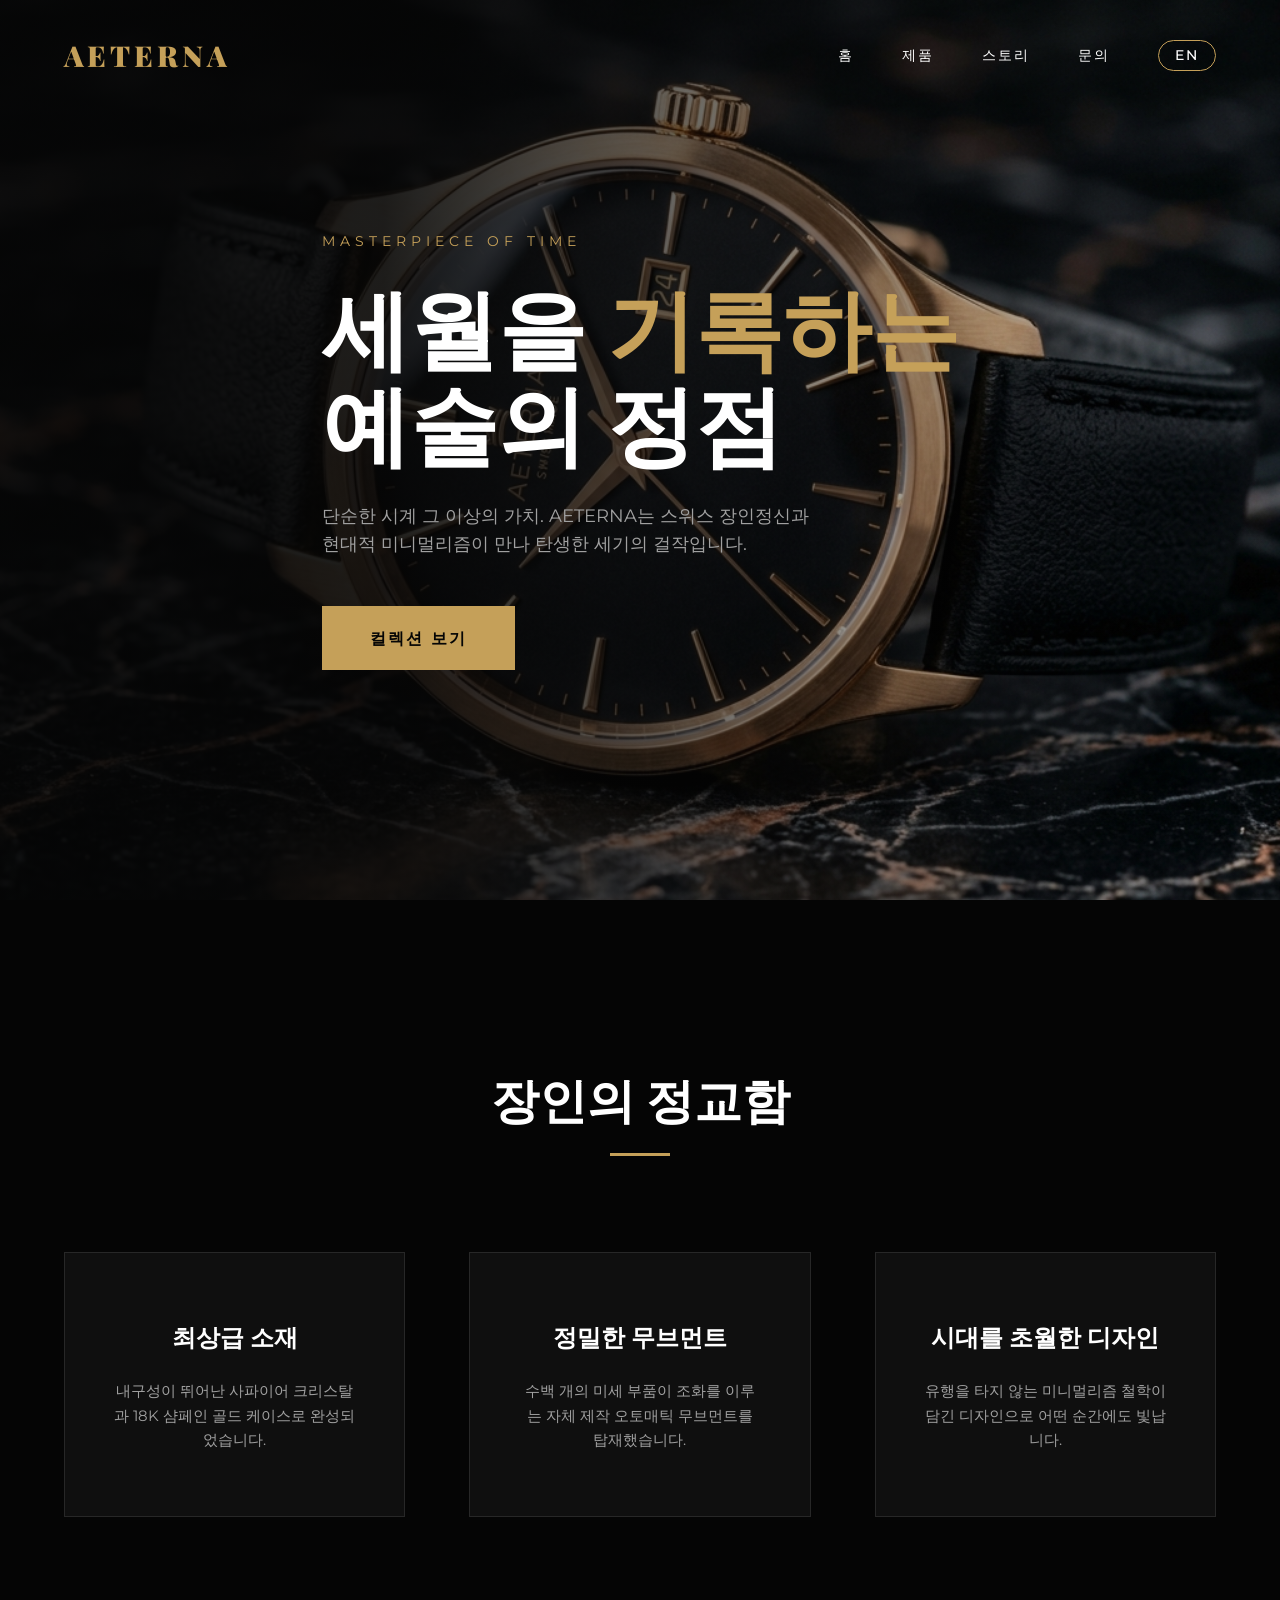
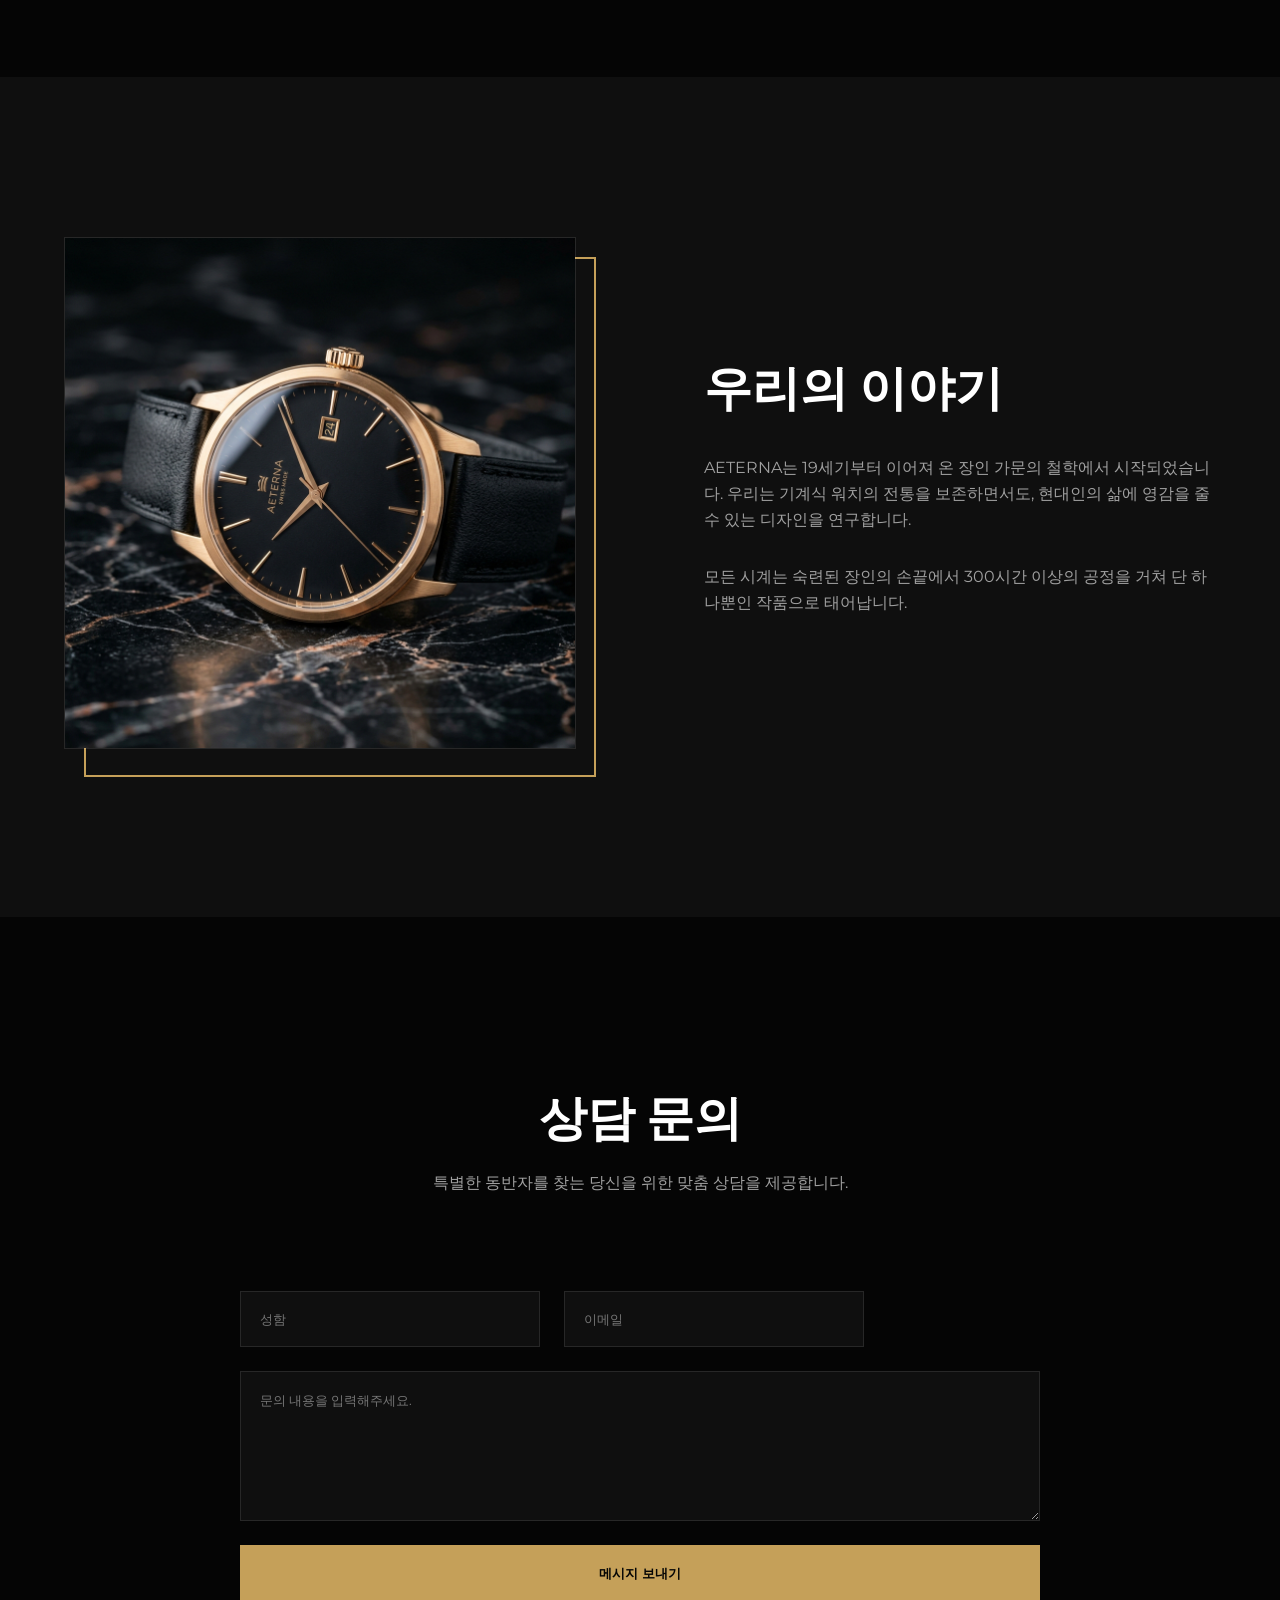
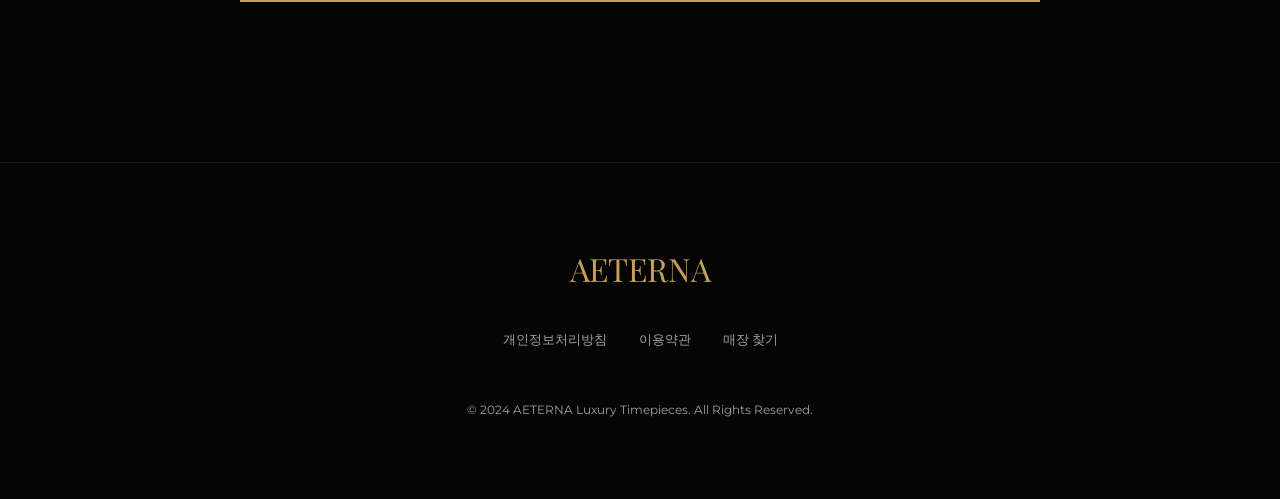
<file: index.html>
<!DOCTYPE html>
<html lang="ko">
<head>
    <meta charset="UTF-8">
    <meta name="viewport" content="width=device-width, initial-scale=1.0">
    <title>AETERNA | 세월을 초월한 완벽함</title>
    <meta name="description" content="AETERNA - 최고급 기계식 워치의 정점. 시대를 초월하는 디자인과 장인정신을 경험하세요.">
    
    <!-- Fonts -->
    <link rel="preconnect" href="https://fonts.googleapis.com">
    <link rel="preconnect" href="https://fonts.gstatic.com" crossorigin>
    <link href="https://fonts.googleapis.com/css2?family=Montserrat:wght@300;400;500;700&family=Playfair+Display:wght@700;900&display=swap" rel="stylesheet">
    
    <link rel="stylesheet" href="style.css">
</head>
<body>
    <header>
        <div class="container">
            <nav>
                <a href="#" class="logo">AETERNA</a>
                <ul class="nav-links">
                    <li><a href="#hero">홈</a></li>
                    <li><a href="#features">제품</a></li>
                    <li><a href="#story">스토리</a></li>
                    <li><a href="#contact">문의</a></li>
                    <li><a href="en.html" class="lang-switch">EN</a></li>
                </ul>
                <div class="mobile-toggle">☰</div>
            </nav>
        </div>
    </header>

    <main>
        <!-- Hero Section -->
        <section id="hero" class="hero">
            <div class="hero-overlay"></div>
            <div class="container">
                <div class="hero-content">
                    <span class="hero-tagline">MASTERPIECE OF TIME</span>
                    <h1>세월을 <span>기록하는</span><br>예술의 정점</h1>
                    <p class="hero-desc">단순한 시계 그 이상의 가치. AETERNA는 스위스 장인정신과 현대적 미니멀리즘이 만나 탄생한 세기의 걸작입니다.</p>
                    <a href="#features" class="hero-btn">컬렉션 보기</a>
                </div>
            </div>
        </section>

        <!-- Features Section -->
        <section id="features" class="section">
            <div class="container">
                <div class="section-header">
                    <h2>장인의 정교함</h2>
                    <div class="gold-divider"></div>
                </div>
                <div class="features-grid">
                    <div class="feature-card">
                        <h3>최상급 소재</h3>
                        <p>내구성이 뛰어난 사파이어 크리스탈과 18K 샴페인 골드 케이스로 완성되었습니다.</p>
                    </div>
                    <div class="feature-card">
                        <h3>정밀한 무브먼트</h3>
                        <p>수백 개의 미세 부품이 조화를 이루는 자체 제작 오토매틱 무브먼트를 탑재했습니다.</p>
                    </div>
                    <div class="feature-card">
                        <h3>시대를 초월한 디자인</h3>
                        <p>유행을 타지 않는 미니멀리즘 철학이 담긴 디자인으로 어떤 순간에도 빛납니다.</p>
                    </div>
                </div>
            </div>
        </section>

        <!-- Story Section -->
        <section id="story" class="section" style="background: var(--bg-dark);">
            <div class="container">
                <div class="story-grid">
                    <div class="story-img">
                        <img src="assets/hero.png" alt="Aeterna Story">
                    </div>
                    <div class="story-content">
                        <h2>우리의 이야기</h2>
                        <p>AETERNA는 19세기부터 이어져 온 장인 가문의 철학에서 시작되었습니다. 우리는 기계식 워치의 전통을 보존하면서도, 현대인의 삶에 영감을 줄 수 있는 디자인을 연구합니다.</p>
                        <p>모든 시계는 숙련된 장인의 손끝에서 300시간 이상의 공정을 거쳐 단 하나뿐인 작품으로 태어납니다.</p>
                    </div>
                </div>
            </div>
        </section>

        <!-- Contact Section -->
        <section id="contact" class="section">
            <div class="container">
                <div class="contact-container">
                    <div class="section-header">
                        <h2>상담 문의</h2>
                        <p style="color: var(--text-gray); margin-top: 1rem;">특별한 동반자를 찾는 당신을 위한 맞춤 상담을 제공합니다.</p>
                    </div>
                    <form class="contact-form">
                        <div class="form-group">
                            <input type="text" placeholder="성함" required>
                            <input type="email" placeholder="이메일" required>
                        </div>
                        <textarea placeholder="문의 내용을 입력해주세요." required></textarea>
                        <button type="submit" class="submit-btn">메시지 보내기</button>
                    </form>
                </div>
            </div>
        </section>
    </main>

    <footer>
        <div class="container">
            <span class="footer-logo">AETERNA</span>
            <ul class="footer-links">
                <li><a href="#">개인정보처리방침</a></li>
                <li><a href="#">이용약관</a></li>
                <li><a href="#">매장 찾기</a></li>
            </ul>
            <p class="copyright">&copy; 2024 AETERNA Luxury Timepieces. All Rights Reserved.</p>
        </div>
    </footer>

    <script src="script.js"></script>
</body>
</html>
</file>
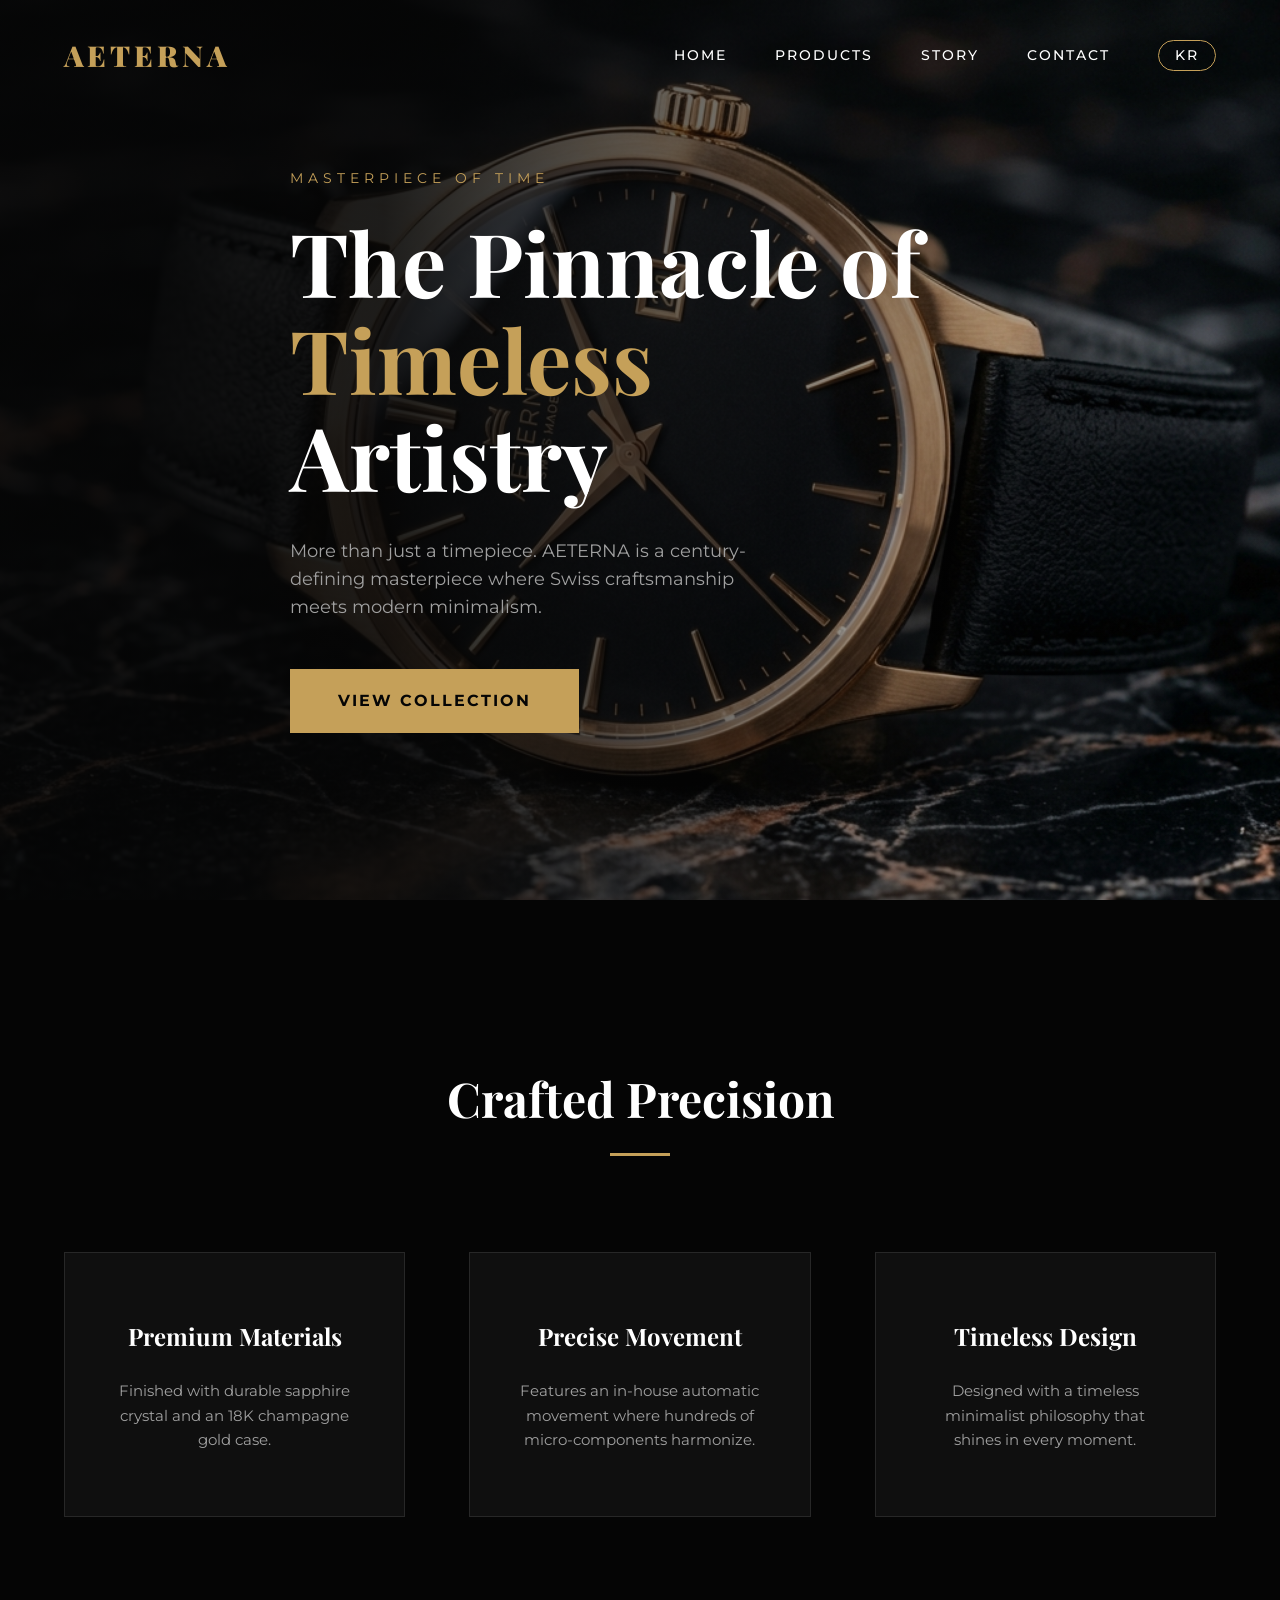
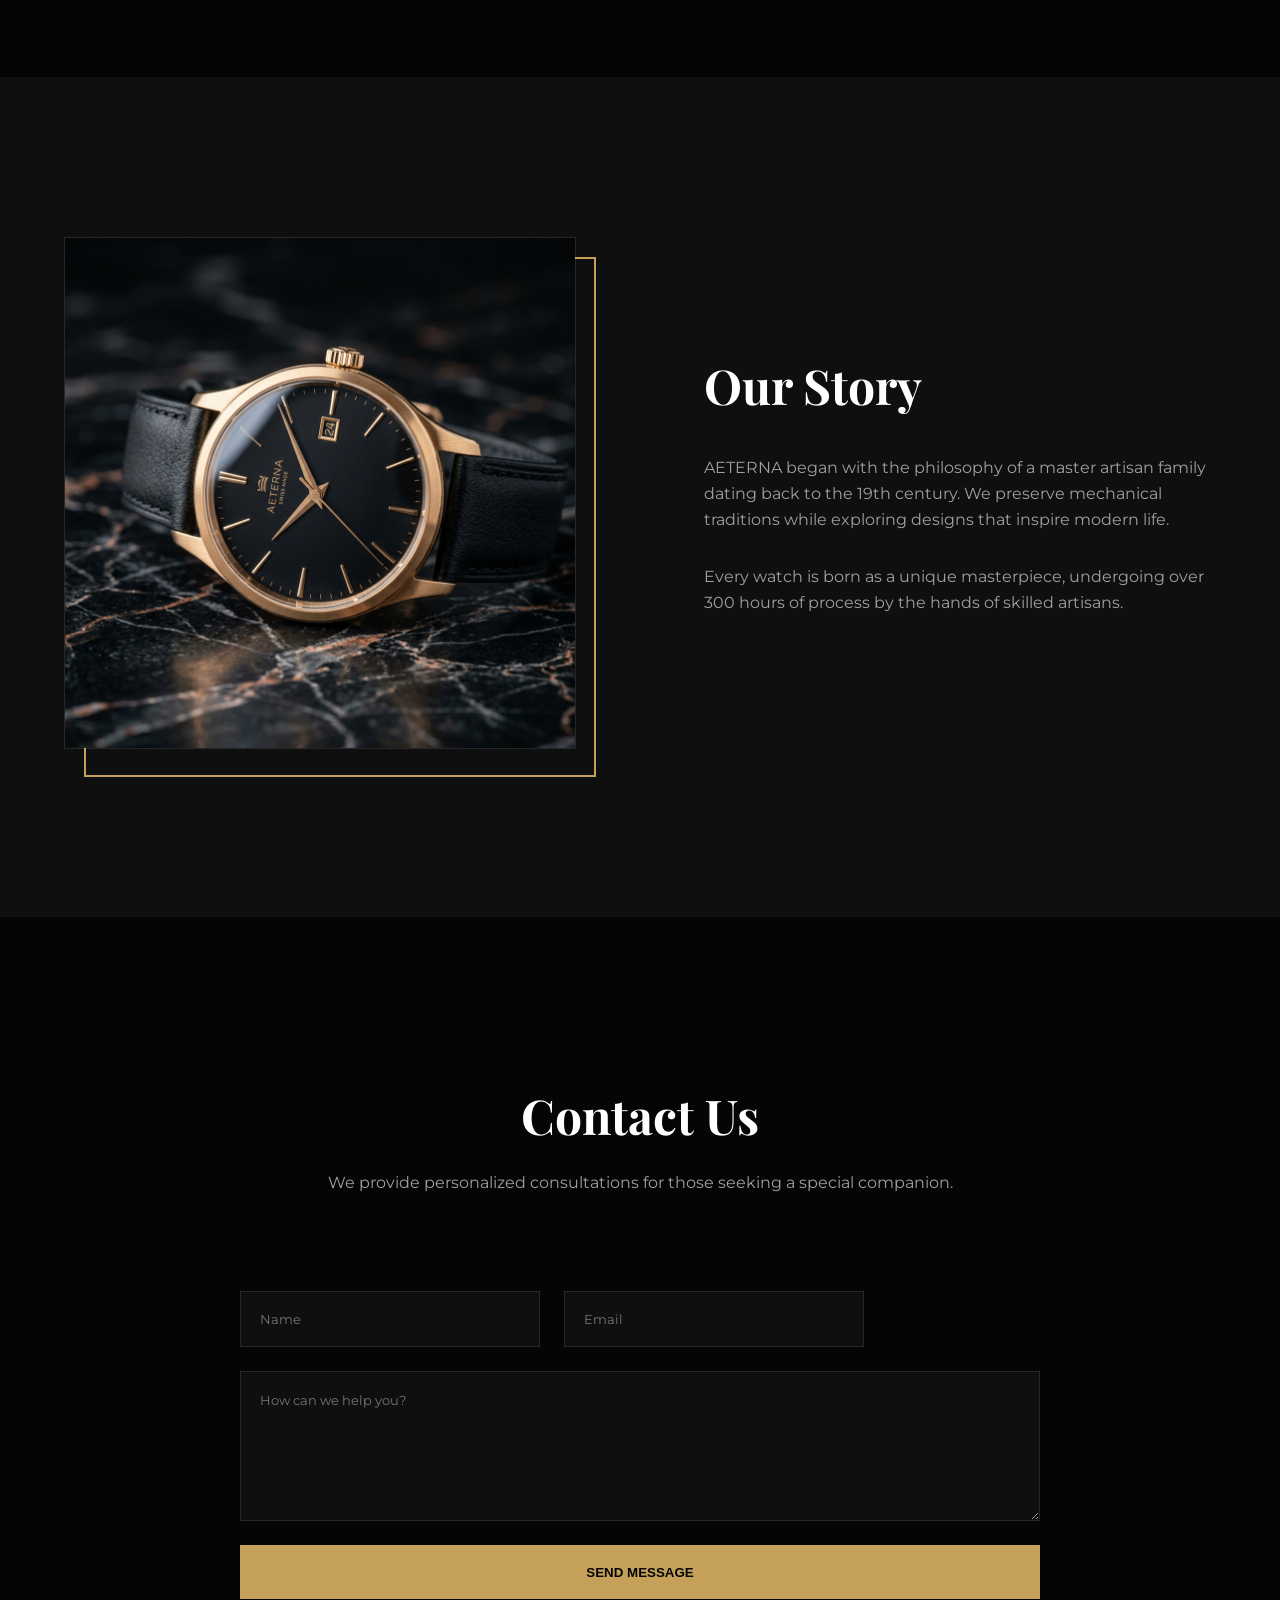
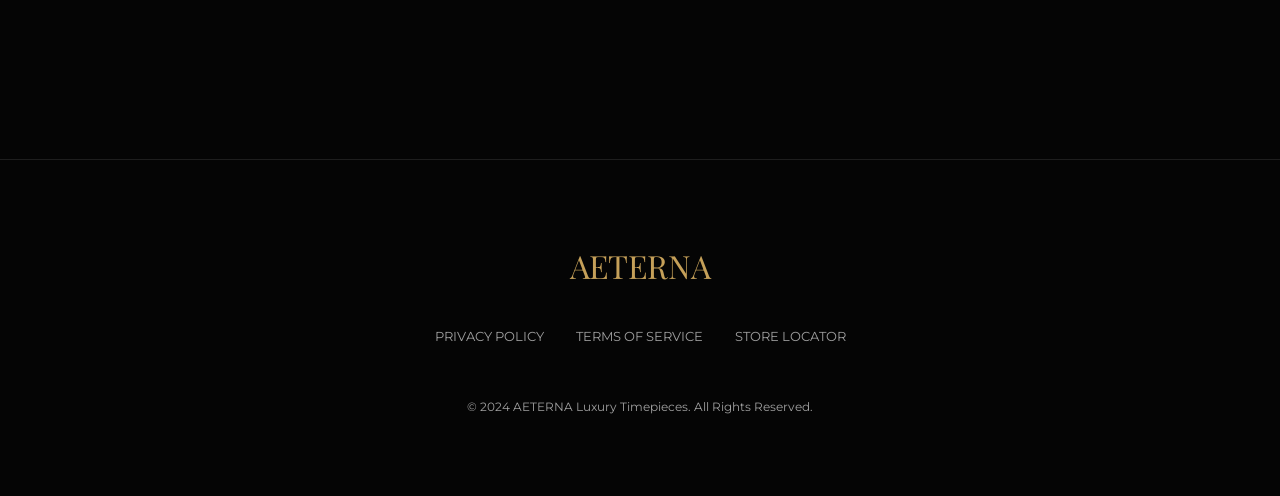
<file: en.html>
<!DOCTYPE html>
<html lang="en">
<head>
    <meta charset="UTF-8">
    <meta name="viewport" content="width=device-width, initial-scale=1.0">
    <title>AETERNA | Timeless Perfection</title>
    <meta name="description" content="AETERNA - The pinnacle of luxury mechanical watches. Experience timeless design and unparalleled craftsmanship.">
    
    <!-- Fonts -->
    <link rel="preconnect" href="https://fonts.googleapis.com">
    <link rel="preconnect" href="https://fonts.gstatic.com" crossorigin>
    <link href="https://fonts.googleapis.com/css2?family=Montserrat:wght@300;400;500;700&family=Playfair+Display:wght@700;900&display=swap" rel="stylesheet">
    
    <link rel="stylesheet" href="style.css">
</head>
<body>
    <header>
        <div class="container">
            <nav>
                <a href="#" class="logo">AETERNA</a>
                <ul class="nav-links">
                    <li><a href="#hero">Home</a></li>
                    <li><a href="#features">Products</a></li>
                    <li><a href="#story">Story</a></li>
                    <li><a href="#contact">Contact</a></li>
                    <li><a href="index.html" class="lang-switch">KR</a></li>
                </ul>
                <div class="mobile-toggle">☰</div>
            </nav>
        </div>
    </header>

    <main>
        <!-- Hero Section -->
        <section id="hero" class="hero">
            <div class="hero-overlay"></div>
            <div class="container">
                <div class="hero-content">
                    <span class="hero-tagline">MASTERPIECE OF TIME</span>
                    <h1>The Pinnacle of <span>Timeless</span><br>Artistry</h1>
                    <p class="hero-desc">More than just a timepiece. AETERNA is a century-defining masterpiece where Swiss craftsmanship meets modern minimalism.</p>
                    <a href="#features" class="hero-btn">View Collection</a>
                </div>
            </div>
        </section>

        <!-- Features Section -->
        <section id="features" class="section">
            <div class="container">
                <div class="section-header">
                    <h2>Crafted Precision</h2>
                    <div class="gold-divider"></div>
                </div>
                <div class="features-grid">
                    <div class="feature-card">
                        <h3>Premium Materials</h3>
                        <p>Finished with durable sapphire crystal and an 18K champagne gold case.</p>
                    </div>
                    <div class="feature-card">
                        <h3>Precise Movement</h3>
                        <p>Features an in-house automatic movement where hundreds of micro-components harmonize.</p>
                    </div>
                    <div class="feature-card">
                        <h3>Timeless Design</h3>
                        <p>Designed with a timeless minimalist philosophy that shines in every moment.</p>
                    </div>
                </div>
            </div>
        </section>

        <!-- Story Section -->
        <section id="story" class="section" style="background: var(--bg-dark);">
            <div class="container">
                <div class="story-grid">
                    <div class="story-img">
                        <img src="assets/hero.png" alt="Aeterna Story">
                    </div>
                    <div class="story-content">
                        <h2>Our Story</h2>
                        <p>AETERNA began with the philosophy of a master artisan family dating back to the 19th century. We preserve mechanical traditions while exploring designs that inspire modern life.</p>
                        <p>Every watch is born as a unique masterpiece, undergoing over 300 hours of process by the hands of skilled artisans.</p>
                    </div>
                </div>
            </div>
        </section>

        <!-- Contact Section -->
        <section id="contact" class="section">
            <div class="container">
                <div class="contact-container">
                    <div class="section-header">
                        <h2>Contact Us</h2>
                        <p style="color: var(--text-gray); margin-top: 1rem;">We provide personalized consultations for those seeking a special companion.</p>
                    </div>
                    <form class="contact-form">
                        <div class="form-group">
                            <input type="text" placeholder="Name" required>
                            <input type="email" placeholder="Email" required>
                        </div>
                        <textarea placeholder="How can we help you?" required></textarea>
                        <button type="submit" class="submit-btn">Send Message</button>
                    </form>
                </div>
            </div>
        </section>
    </main>

    <footer>
        <div class="container">
            <span class="footer-logo">AETERNA</span>
            <ul class="footer-links">
                <li><a href="#">Privacy Policy</a></li>
                <li><a href="#">Terms of Service</a></li>
                <li><a href="#">Store Locator</a></li>
            </ul>
            <p class="copyright">&copy; 2024 AETERNA Luxury Timepieces. All Rights Reserved.</p>
        </div>
    </footer>

    <script src="script.js"></script>
</body>
</html>
</file>
<file: style.css>
:root {
    --bg-deep: #050505;
    --bg-dark: #0f0f0f;
    --gold: #c5a059;
    --gold-light: #e6c28a;
    --text-white: #ffffff;
    --text-gray: #a0a0a0;
    --glass: rgba(255, 255, 255, 0.05);
    --glass-border: rgba(255, 255, 255, 0.1);
    --transition: all 0.5s cubic-bezier(0.4, 0, 0.2, 1);
}

* {
    margin: 0;
    padding: 0;
    box-sizing: border-box;
}

html {
    scroll-behavior: smooth;
}

body {
    background-color: var(--bg-deep);
    color: var(--text-white);
    font-family: 'Montserrat', sans-serif;
    line-height: 1.6;
    overflow-x: hidden;
}

h1, h2, h3 {
    font-family: 'Playfair Display', serif;
    font-weight: 700;
}

.container {
    max-width: 1400px;
    margin: 0 auto;
    padding: 0 4rem;
}

/* --- Navigation --- */
header {
    position: fixed;
    top: 0;
    width: 100%;
    z-index: 1000;
    padding: 2rem 0;
    transition: var(--transition);
}

header.scrolled {
    padding: 1rem 0;
    background: rgba(5, 5, 5, 0.8);
    backdrop-filter: blur(20px);
    border-bottom: 1px solid var(--glass-border);
}

nav {
    display: flex;
    justify-content: space-between;
    align-items: center;
}

.logo {
    font-family: 'Playfair Display', serif;
    font-size: 1.8rem;
    font-weight: 900;
    letter-spacing: 4px;
    color: var(--gold);
    text-decoration: none;
}

.nav-links {
    display: flex;
    gap: 3rem;
    list-style: none;
}

.nav-links a {
    color: var(--text-white);
    text-decoration: none;
    font-size: 0.85rem;
    text-transform: uppercase;
    letter-spacing: 2px;
    font-weight: 500;
    transition: var(--transition);
}

.nav-links a:hover {
    color: var(--gold);
}

.lang-switch {
    border: 1px solid var(--gold);
    padding: 0.4rem 1rem;
    border-radius: 50px;
    font-size: 0.75rem;
    color: var(--gold);
    text-decoration: none;
    transition: var(--transition);
}

.lang-switch:hover {
    background: var(--gold);
    color: var(--bg-deep);
}

.mobile-toggle {
    display: none;
    font-size: 1.5rem;
    cursor: pointer;
}

/* --- Hero Section --- */
.hero {
    height: 100vh;
    display: flex;
    align-items: center;
    position: relative;
    overflow: hidden;
    background: url('assets/hero.png') center/cover no-repeat;
}

.hero-overlay {
    position: absolute;
    top: 0;
    left: 0;
    width: 100%;
    height: 100%;
    background: linear-gradient(90deg, rgba(5,5,5,0.9) 30%, transparent 100%);
}

.hero-content {
    position: relative;
    z-index: 10;
    max-width: 700px;
}

.hero-tagline {
    color: var(--gold);
    font-size: 0.9rem;
    letter-spacing: 5px;
    text-transform: uppercase;
    margin-bottom: 1.5rem;
    display: block;
    opacity: 0;
    transform: translateY(20px);
}

.hero h1 {
    font-size: clamp(3.5rem, 8vw, 5.5rem);
    line-height: 1.1;
    margin-bottom: 2rem;
    opacity: 0;
    transform: translateY(30px);
}

.hero h1 span {
    color: var(--gold);
}

.hero-desc {
    color: var(--text-gray);
    font-size: 1.1rem;
    margin-bottom: 3rem;
    max-width: 500px;
    opacity: 0;
    transform: translateY(30px);
}

.hero-btn {
    display: inline-block;
    padding: 1.2rem 3rem;
    background: var(--gold);
    color: var(--bg-deep);
    text-decoration: none;
    font-weight: 700;
    text-transform: uppercase;
    letter-spacing: 2px;
    transition: var(--transition);
    opacity: 0;
    transform: translateY(30px);
}

.hero-btn:hover {
    background: var(--gold-light);
    transform: translateY(-5px);
    box-shadow: 0 10px 30px rgba(197, 160, 89, 0.3);
}

/* --- Animations --- */
.hero.loaded .hero-tagline,
.hero.loaded h1,
.hero.loaded .hero-desc,
.hero.loaded .hero-btn {
    opacity: 1;
    transform: translateY(0);
}

.hero.loaded .hero-tagline { transition-delay: 0.2s; }
.hero.loaded h1 { transition-delay: 0.4s; }
.hero.loaded .hero-desc { transition-delay: 0.6s; }
.hero.loaded .hero-btn { transition-delay: 0.8s; }

/* --- Features Section --- */
.section {
    padding: 10rem 0;
}

.section-header {
    text-align: center;
    margin-bottom: 6rem;
}

.section-header h2 {
    font-size: 3rem;
    margin-bottom: 1rem;
}

.gold-divider {
    width: 60px;
    height: 3px;
    background: var(--gold);
    margin: 0 auto;
}

.features-grid {
    display: grid;
    grid-template-columns: repeat(3, 1fr);
    gap: 4rem;
}

.feature-card {
    background: var(--bg-dark);
    padding: 4rem 3rem;
    border: 1px solid var(--glass-border);
    transition: var(--transition);
    text-align: center;
}

.feature-card:hover {
    border-color: var(--gold);
    transform: translateY(-10px);
}

.feature-card i {
    font-size: 2.5rem;
    color: var(--gold);
    margin-bottom: 2rem;
    display: block;
}

.feature-card h3 {
    font-size: 1.5rem;
    margin-bottom: 1.5rem;
}

.feature-card p {
    color: var(--text-gray);
    font-size: 0.95rem;
}

/* --- Story Section --- */
.story-grid {
    display: grid;
    grid-template-columns: 1fr 1fr;
    gap: 8rem;
    align-items: center;
}

.story-content h2 {
    font-size: 3rem;
    margin-bottom: 2rem;
}

.story-content p {
    color: var(--text-gray);
    margin-bottom: 2rem;
}

.story-img {
    position: relative;
}

.story-img img {
    width: 100%;
    border: 1px solid var(--glass-border);
}

.story-img::after {
    content: '';
    position: absolute;
    top: 20px;
    left: 20px;
    right: -20px;
    bottom: -20px;
    border: 2px solid var(--gold);
    z-index: -1;
}

/* --- Contact Section --- */
.contact-container {
    max-width: 800px;
    margin: 0 auto;
    text-align: center;
}

.contact-form {
    margin-top: 4rem;
    display: grid;
    gap: 1.5rem;
}

.form-group {
    display: grid;
    grid-template-columns: 1fr 1fr;
    gap: 1.5rem;
}

input, textarea {
    background: var(--bg-dark);
    border: 1px solid var(--glass-border);
    padding: 1.2rem;
    color: var(--text-white);
    font-family: inherit;
    outline: none;
    transition: var(--transition);
}

input:focus, textarea:focus {
    border-color: var(--gold);
}

textarea {
    height: 150px;
    grid-column: span 2;
}

.submit-btn {
    grid-column: span 2;
    padding: 1.2rem;
    background: var(--gold);
    color: var(--bg-deep);
    border: none;
    font-weight: 700;
    text-transform: uppercase;
    cursor: pointer;
    transition: var(--transition);
}

.submit-btn:hover {
    background: var(--gold-light);
}

/* --- Footer --- */
footer {
    padding: 5rem 0;
    border-top: 1px solid var(--glass-border);
    text-align: center;
}

.footer-logo {
    font-family: 'Playfair Display', serif;
    font-size: 2rem;
    color: var(--gold);
    margin-bottom: 2rem;
    display: block;
}

.footer-links {
    display: flex;
    justify-content: center;
    gap: 2rem;
    margin-bottom: 3rem;
    list-style: none;
}

.footer-links a {
    color: var(--text-gray);
    text-decoration: none;
    font-size: 0.8rem;
    text-transform: uppercase;
}

.copyright {
    color: var(--text-gray);
    font-size: 0.75rem;
}

/* --- Responsive --- */
@media (max-width: 1024px) {
    .container { padding: 0 2rem; }
    .features-grid { gap: 2rem; }
    .story-grid { gap: 4rem; }
}

@media (max-width: 768px) {
    header { padding: 1.5rem 0; }
    .nav-links {
        position: fixed;
        top: 0;
        right: -100%;
        width: 80%;
        height: 100vh;
        background: var(--bg-deep);
        flex-direction: column;
        justify-content: center;
        align-items: center;
        transition: var(--transition);
    }
    .nav-links.active { right: 0; }
    .mobile-toggle { display: block; }
    
    .hero-content { text-align: center; margin: 0 auto; }
    .hero-overlay { background: rgba(5,5,5,0.7); }
    
    .features-grid { grid-template-columns: 1fr; }
    .story-grid { grid-template-columns: 1fr; }
    .form-group { grid-template-columns: 1fr; }
    textarea { grid-column: span 1; }
    .submit-btn { grid-column: span 1; }
}
</file>
